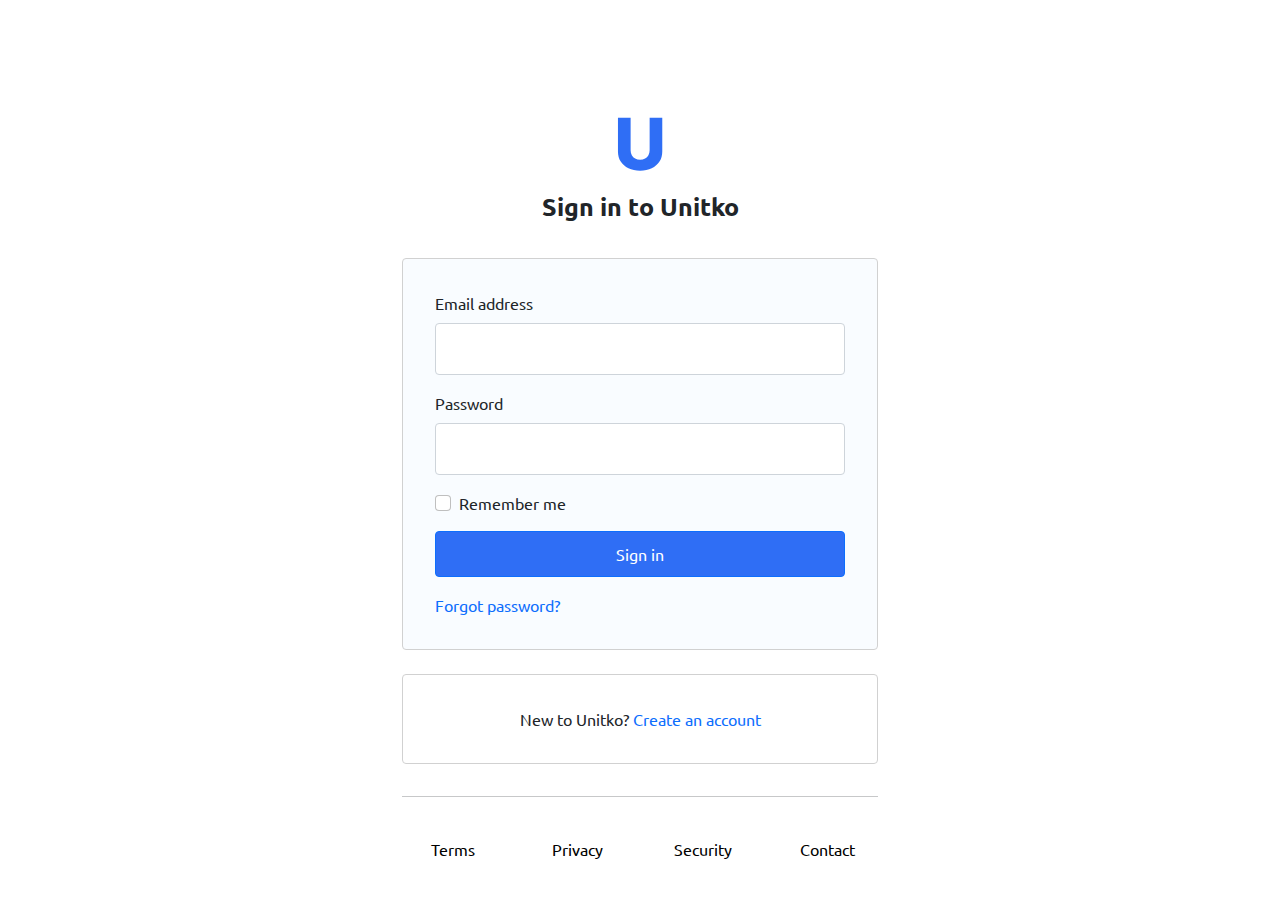
<file: login_page/login.html>
<!doctype html>
<html lang="en">

<head>
    <meta charset="utf-8">
    <meta name="viewport" content="width=device-width, initial-scale=1">
    <title>Web Designs | Joise MP</title>
    <!-- Bootstrap CSS -->
    <link href="../assets/Bootstrap/bootstrap.min.css" rel="stylesheet">

    <!-- Custom CSS -->
    <link rel="stylesheet" href="assets/style.css">
</head>

<body>
    <section class="login mb-4">
        <div class="container d-flex flex-column justify-content-center">

            <!-- Title group -->
            <div class="card text-center title-group">
                <span class="brand-name"><img src="../assets/images/logo.svg" alt=""></span>
                <span class="text">Sign in to Unitko</span>
            </div>

            <!-- Login form -->
            <div class="card login-form mb-4">
                <form>
                    <div class="mb-3">
                        <label for="exampleInputEmail1" class="form-label">Email address</label>
                        <input type="email" class="form-control shadow-none" id="exampleInputEmail1"
                            aria-describedby="emailHelp">
                    </div>
                    <div class="mb-3">
                        <label for="exampleInputPassword1" class="form-label">Password</label>
                        <input type="password" class="form-control shadow-none" id="exampleInputPassword1">
                    </div>
                    <div class="mb-3 form-check">
                        <input type="checkbox" class="form-check-input" id="exampleCheck1">
                        <label class="form-check-label" for="exampleCheck1">Remember me</label>
                    </div>
                    <button type="submit" class="btn primary-btn btn-primary mb-3">Sign in</button>
                    <div class="link-group">
                        <div class="link">
                            <a href="#">Forgot password?</a>
                        </div>
                    </div>
                </form>
            </div>
            <div class="card mb-3 text-center">
                <span>New to Unitko? <a href="#">Create an account</a></span>
            </div>
            <hr>
        </div>
    </section>

    <!-- Additional Links -->
    <section>
        <div class="container additional-links mb-4">
            <div class="row text-center">
                <div class="col mb-3"><a href="#">Terms</a></div>
                <div class="col mb-3"><a href="#">Privacy</a></div>
                <div class="col mb-3"><a href="#">Security</a></div>
                <div class="col mb-3"><a href="#">Contact</a></div>
            </div>
        </div>
    </section>

    <!-- Bootstrap js -->
    <script src="../assets/Bootstrap/bootstrap.bundle.min.js"></script>
</body>

</html>
</file>
<file: login_page/assets/style.css>
@import url("https://fonts.googleapis.com/css2?family=Ubuntu:wght@300;400;700&display=swap");
body {
  font-family: "Ubuntu", sans-serif;
}
body .text-muted {
  font-size: 14px;
}

header {
  background-color: white;
}

textarea:focus,
textarea.form-control:focus,
input.form-control:focus,
input[type=password]:focus,
input[type=email]:focus,
input[type=checkbox]:focus,
[type=password].form-control:focus,
[type=email].form-control:focus,
[contenteditable].form-control:focus {
  box-shadow: none;
  border-color: #2f6ef5;
}

.form-check-input:checked {
  background-color: #2f6ef5;
  border-color: #2f6ef5;
}

.form-control {
  border-radius: 4px !important;
  padding: 13px 15px;
}

.primary-btn {
  width: 100%;
  border-radius: 4px;
  background-color: #2f6ef5;
  color: white;
  padding: 10px 24px;
}

.card {
  border: 0.1px solid rgb(209, 209, 209);
  border-radius: 4px;
}

a {
  text-decoration: none;
  font-size: 16px;
}
a:hover {
  text-decoration: underline;
}

@keyframes blinkAnimation {
  0% {
    opacity: 0;
  }
  50% {
    opacity: 1;
  }
  100% {
    opacity: 0;
  }
}
.blink {
  animation-name: blinkAnimation;
  animation-duration: 1s;
  animation-iteration-count: infinite;
}

.login .title-group {
  border: none !important;
}
.login .title-group .brand-name {
  color: #2f6ef5;
  font-weight: 800;
  font-size: 72px;
}
.login .title-group .text {
  font-weight: bold;
  font-size: 25px;
}
@media only screen and (min-width: 768px) {
  .login {
    margin-top: 3rem;
  }
}
.login .container {
  max-width: 500px;
}
.login .card {
  padding: 2rem;
}
.login .login-form {
  background-color: rgb(249, 252, 255);
}

.additional-links {
  max-width: 500px;
}
.additional-links a {
  color: black;
}/*# sourceMappingURL=style.css.map */
</file>
